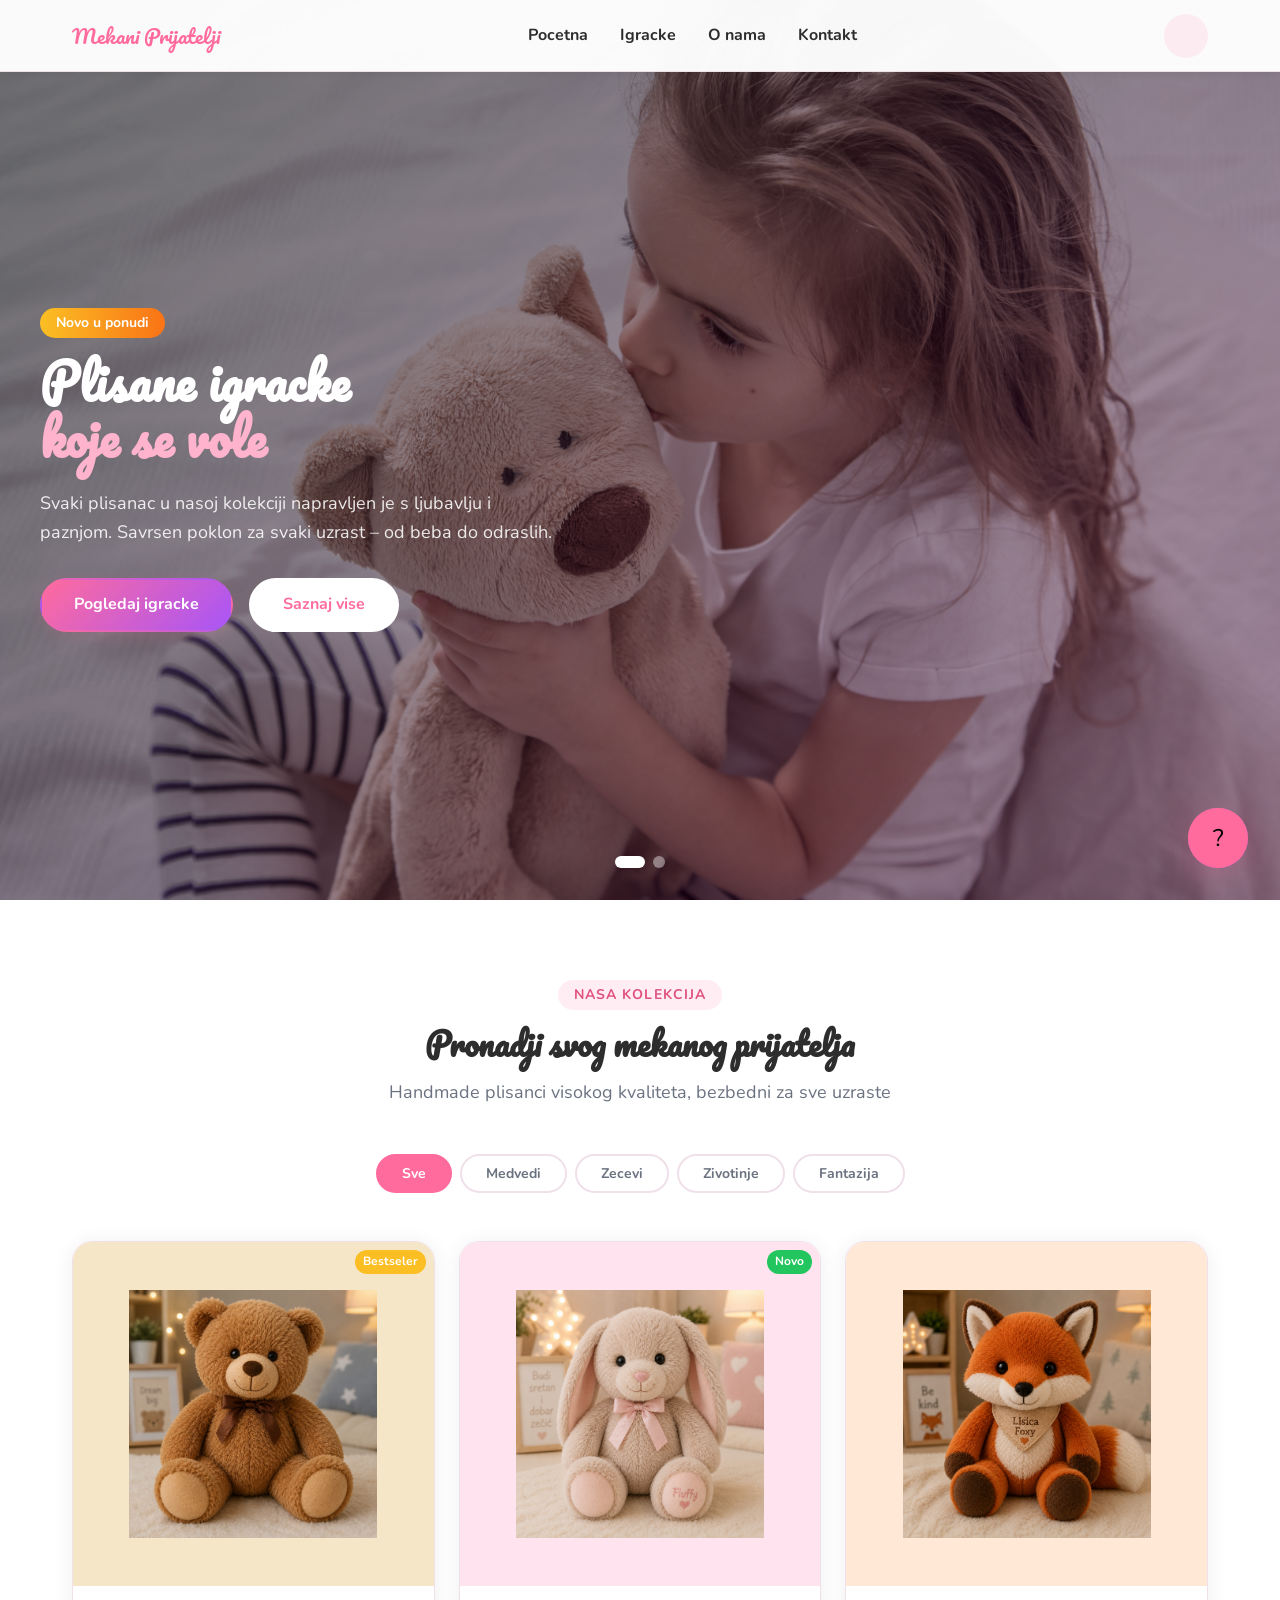
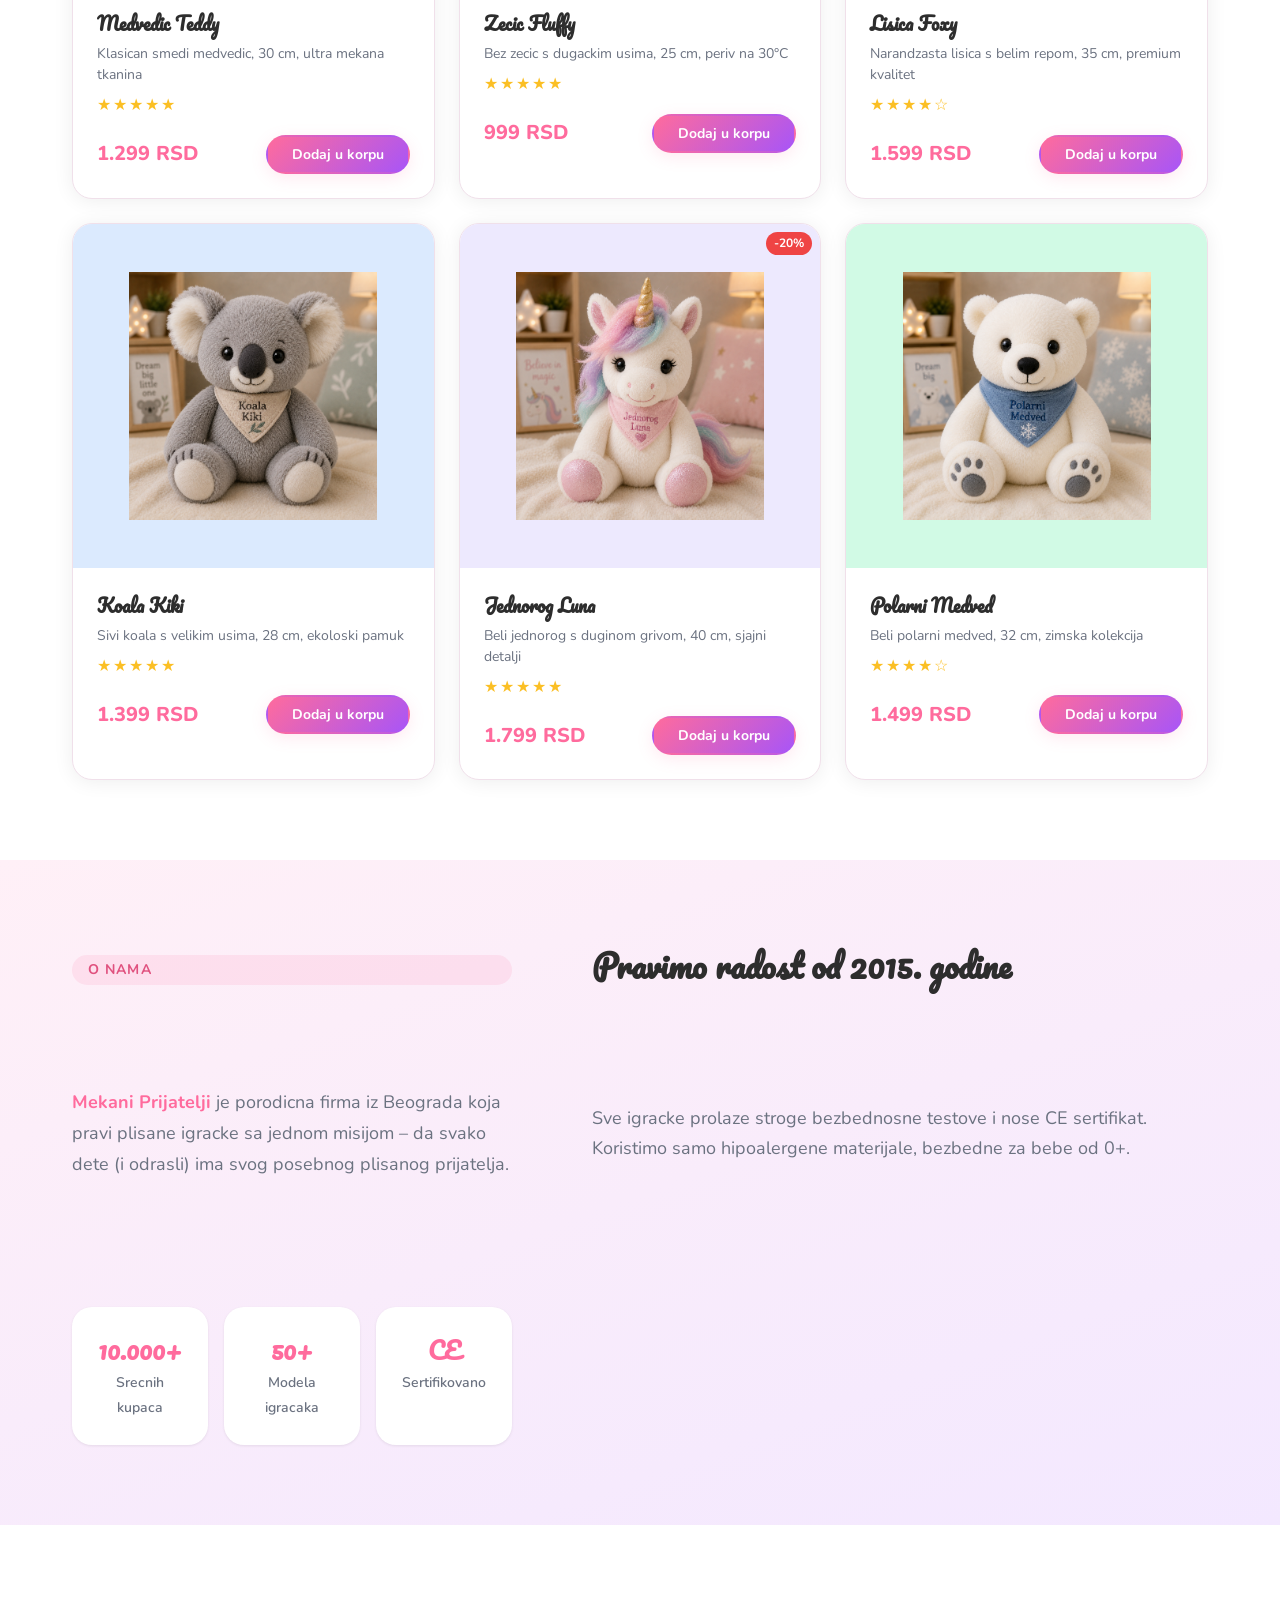
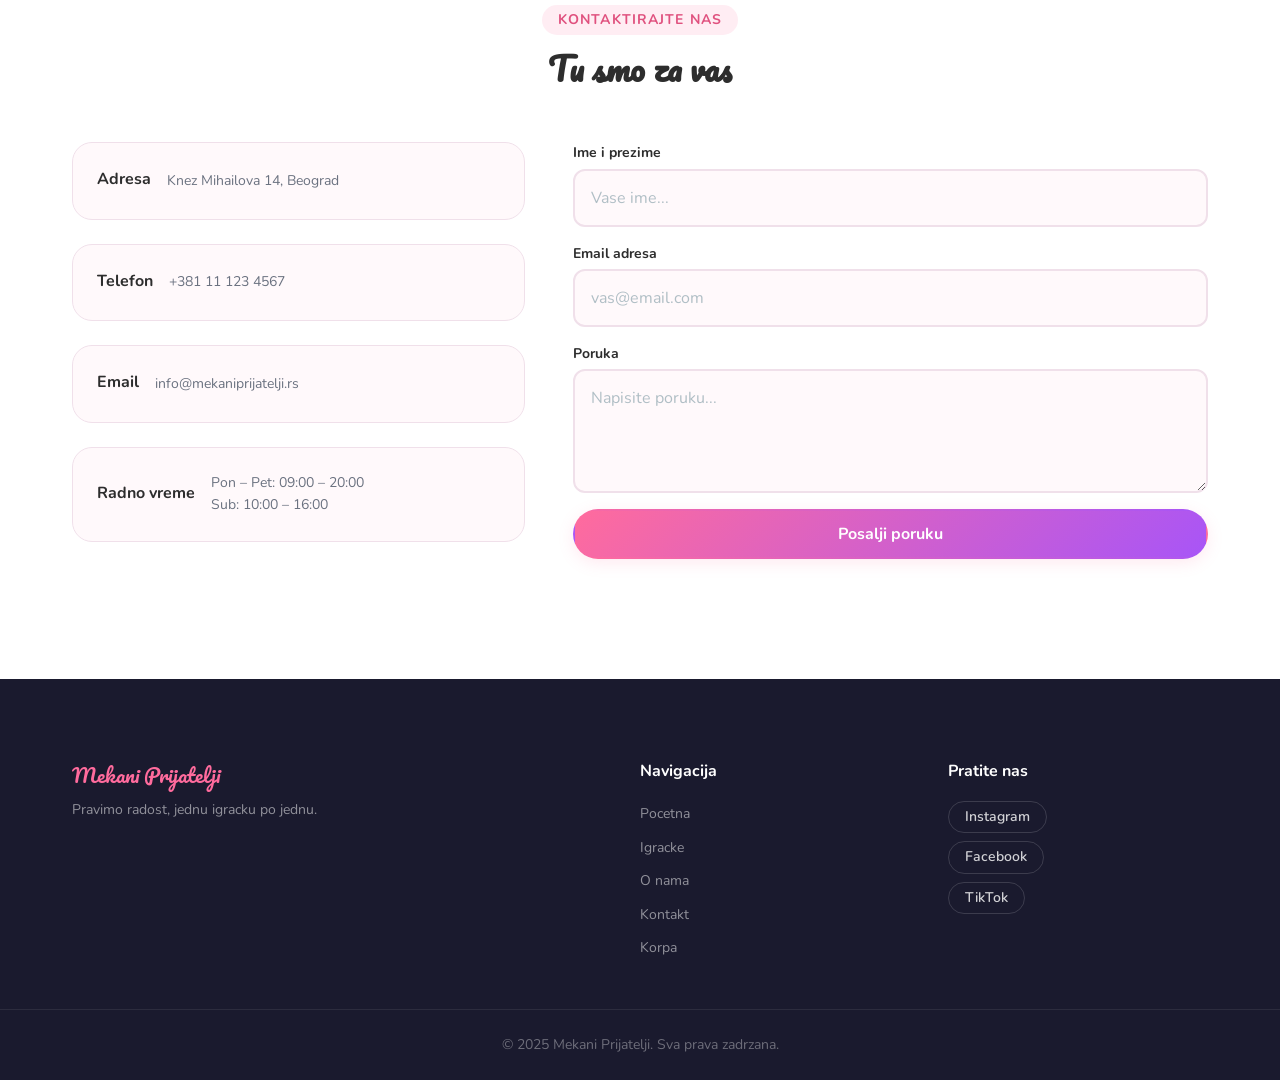
<file: index.html>
<!DOCTYPE html>
<html lang="sr">
<head>
  <meta charset="UTF-8" />
  <meta name="viewport" content="width=device-width, initial-scale=1.0" />
  <title>Mekani Prijatelji – Prodavnica Plisanih Igracaka</title>
  <link rel="preconnect" href="https://fonts.googleapis.com" />
  <link rel="preconnect" href="https://fonts.gstatic.com" crossorigin />
  <link href="https://fonts.googleapis.com/css2?family=Nunito:wght@400;600;700;800&family=Pacifico&display=swap" rel="stylesheet" />
  <link rel="stylesheet" href="css/main.css" />
</head>
<body>

  <!-- HEADER -->
  <header class="header" id="header">
    <div class="container header__inner">
      <a href="index.html" class="header__logo">
        <span class="header__logo-text">Mekani Prijatelji</span>
      </a>
      <nav class="header__nav" id="nav">
        <ul class="header__nav-list" id="navList">
          <li><a href="#hero"     class="header__nav-link">Pocetna</a></li>
          <li><a href="#products" class="header__nav-link">Igracke</a></li>
          <li><a href="#about"    class="header__nav-link">O nama</a></li>
          <li><a href="#contact"  class="header__nav-link">Kontakt</a></li>
        </ul>
      </nav>
      <div class="header__right">
        <a href="korpa.html" class="cart-btn" id="cartBtn" aria-label="Korpa">
          <span class="cart-btn__count" id="cartCount">0</span>
        </a>
        <button class="header__burger" id="burger" aria-label="Meni">
          <span></span><span></span><span></span>
        </button>
      </div>
    </div>
  </header>

  <!-- HERO -->
  <section class="hero" id="hero">
    <div class="hero__slider" id="heroSlider">
      <div class="hero__slide hero__slide--active" style="background-image: url('images/hero1.jpg')"></div>
      <div class="hero__slide" style="background-image: url('images/hero2.jpg')"></div>
    </div>
    <div class="hero__overlay"></div>

    <div class="container hero__content">
      <div class="hero__text">
        <span class="hero__badge">Novo u ponudi</span>
        <h1 class="hero__title">Plisane igracke<br/><em>koje se vole</em></h1>
        <p class="hero__desc">
          Svaki plisanac u nasoj kolekciji napravljen je s ljubavlju i paznjom.
          Savrsen poklon za svaki uzrast – od beba do odraslih.
        </p>
        <div class="hero__actions">
          <a href="#products" class="btn btn--primary">Pogledaj igracke</a>
          <a href="#about"    class="btn btn--white">Saznaj vise</a>
        </div>
      </div>
    </div>

    <div class="hero__dots" id="heroDots">
      <button class="hero__dot hero__dot--active" data-index="0" aria-label="Slajd 1"></button>
      <button class="hero__dot" data-index="1" aria-label="Slajd 2"></button>
    </div>
  </section>

  <!-- IGRACKE -->
  <section class="products" id="products">
    <div class="container">
      <div class="section-header">
        <span class="section-header__tag">Nasa kolekcija</span>
        <h2 class="section-header__title">Pronadji svog mekanog prijatelja</h2>
        <p class="section-header__desc">Handmade plisanci visokog kvaliteta, bezbedni za sve uzraste</p>
      </div>

      <div class="products__filter">
        <button class="filter-btn filter-btn--active" data-filter="all">Sve</button>
        <button class="filter-btn" data-filter="medvedi">Medvedi</button>
        <button class="filter-btn" data-filter="zecevi">Zecevi</button>
        <button class="filter-btn" data-filter="zivotinje">Zivotinje</button>
        <button class="filter-btn" data-filter="fantazija">Fantazija</button>
      </div>

      <div class="products__grid" id="productsGrid">

        <div class="product-card" data-category="medvedi"
             data-id="1" data-name="Medvedic Teddy" data-price="1299" data-img="images/medvjedic-teddy.jpg">
          <div class="product-card__img-wrap product-card__img-wrap--brown">
            <img src="images/medvjedic-teddy.jpg" alt="Medvedic Teddy" class="product-card__img" />
            <span class="product-card__badge">Bestseler</span>
          </div>
          <div class="product-card__body">
            <h3 class="product-card__name">Medvedic Teddy</h3>
            <p class="product-card__desc">Klasican smedi medvedic, 30 cm, ultra mekana tkanina</p>
            <div class="product-card__stars">★★★★★</div>
            <div class="product-card__footer">
              <span class="product-card__price">1.299 RSD</span>
              <button class="btn btn--small btn--primary add-to-cart">Dodaj u korpu</button>
            </div>
          </div>
        </div>

        <div class="product-card" data-category="zecevi"
             data-id="2" data-name="Zecic Fluffy" data-price="999" data-img="images/zecic-fluffy.jpg">
          <div class="product-card__img-wrap product-card__img-wrap--pink">
            <img src="images/zecic-fluffy.jpg" alt="Zecic Fluffy" class="product-card__img" />
            <span class="product-card__badge product-card__badge--new">Novo</span>
          </div>
          <div class="product-card__body">
            <h3 class="product-card__name">Zecic Fluffy</h3>
            <p class="product-card__desc">Bez zecic s dugackim usima, 25 cm, periv na 30°C</p>
            <div class="product-card__stars">★★★★★</div>
            <div class="product-card__footer">
              <span class="product-card__price">999 RSD</span>
              <button class="btn btn--small btn--primary add-to-cart">Dodaj u korpu</button>
            </div>
          </div>
        </div>

        <div class="product-card" data-category="zivotinje"
             data-id="3" data-name="Lisica Foxy" data-price="1599" data-img="images/lisica-foxy.jpg">
          <div class="product-card__img-wrap product-card__img-wrap--orange">
            <img src="images/lisica-foxy.jpg" alt="Lisica Foxy" class="product-card__img" />
          </div>
          <div class="product-card__body">
            <h3 class="product-card__name">Lisica Foxy</h3>
            <p class="product-card__desc">Narandzasta lisica s belim repom, 35 cm, premium kvalitet</p>
            <div class="product-card__stars">★★★★☆</div>
            <div class="product-card__footer">
              <span class="product-card__price">1.599 RSD</span>
              <button class="btn btn--small btn--primary add-to-cart">Dodaj u korpu</button>
            </div>
          </div>
        </div>

        <div class="product-card" data-category="zivotinje"
             data-id="4" data-name="Koala Kiki" data-price="1399" data-img="images/koala-kiki.jpg">
          <div class="product-card__img-wrap product-card__img-wrap--blue">
            <img src="images/koala-kiki.jpg" alt="Koala Kiki" class="product-card__img" />
          </div>
          <div class="product-card__body">
            <h3 class="product-card__name">Koala Kiki</h3>
            <p class="product-card__desc">Sivi koala s velikim usima, 28 cm, ekoloski pamuk</p>
            <div class="product-card__stars">★★★★★</div>
            <div class="product-card__footer">
              <span class="product-card__price">1.399 RSD</span>
              <button class="btn btn--small btn--primary add-to-cart">Dodaj u korpu</button>
            </div>
          </div>
        </div>

        <div class="product-card" data-category="fantazija"
             data-id="5" data-name="Jednorog Luna" data-price="1799" data-img="images/jednorog-luna.jpg">
          <div class="product-card__img-wrap product-card__img-wrap--purple">
            <img src="images/jednorog-luna.jpg" alt="Jednorog Luna" class="product-card__img" />
            <span class="product-card__badge product-card__badge--sale">-20%</span>
          </div>
          <div class="product-card__body">
            <h3 class="product-card__name">Jednorog Luna</h3>
            <p class="product-card__desc">Beli jednorog s duginom grivom, 40 cm, sjajni detalji</p>
            <div class="product-card__stars">★★★★★</div>
            <div class="product-card__footer">
              <span class="product-card__price">1.799 RSD</span>
              <button class="btn btn--small btn--primary add-to-cart">Dodaj u korpu</button>
            </div>
          </div>
        </div>

        <div class="product-card" data-category="medvedi"
             data-id="6" data-name="Polarni Medved" data-price="1499" data-img="images/polarni-medved.jpg">
          <div class="product-card__img-wrap product-card__img-wrap--mint">
            <img src="images/polarni-medved.jpg" alt="Polarni Medved" class="product-card__img" />
          </div>
          <div class="product-card__body">
            <h3 class="product-card__name">Polarni Medved</h3>
            <p class="product-card__desc">Beli polarni medved, 32 cm, zimska kolekcija</p>
            <div class="product-card__stars">★★★★☆</div>
            <div class="product-card__footer">
              <span class="product-card__price">1.499 RSD</span>
              <button class="btn btn--small btn--primary add-to-cart">Dodaj u korpu</button>
            </div>
          </div>
        </div>

      </div>
    </div>
  </section>

  <!-- O NAMA -->
  <section class="about" id="about">
    <div class="container about__inner">
      <span class="section-header__tag">O nama</span>
      <h2 class="about__title">Pravimo radost od 2015. godine</h2>
      <p class="about__desc">
        <strong>Mekani Prijatelji</strong> je porodicna firma iz Beograda koja pravi plisane igracke
        sa jednom misijom – da svako dete (i odrasli) ima svog posebnog plisanog prijatelja.
      </p>
      <p class="about__desc">
        Sve igracke prolaze stroge bezbednosne testove i nose CE sertifikat. Koristimo
        samo hipoalergene materijale, bezbedne za bebe od 0+.
      </p>
      <div class="about__stats">
        <div class="about__stat">
          <strong>10.000+</strong>
          <span>Srecnih kupaca</span>
        </div>
        <div class="about__stat">
          <strong>50+</strong>
          <span>Modela igracaka</span>
        </div>
        <div class="about__stat">
          <strong>CE</strong>
          <span>Sertifikovano</span>
        </div>
      </div>
    </div>
  </section>

  <!-- KONTAKT -->
  <section class="contact" id="contact">
    <div class="container">
      <div class="section-header">
        <span class="section-header__tag">Kontaktirajte nas</span>
        <h2 class="section-header__title">Tu smo za vas</h2>
      </div>
      <div class="contact__grid">
        <div class="contact__info">
          <div class="contact__info-item">
            <strong>Adresa</strong>
            <p>Knez Mihailova 14, Beograd</p>
          </div>
          <div class="contact__info-item">
            <strong>Telefon</strong>
            <p>+381 11 123 4567</p>
          </div>
          <div class="contact__info-item">
            <strong>Email</strong>
            <p>info@mekaniprijatelji.rs</p>
          </div>
          <div class="contact__info-item">
            <strong>Radno vreme</strong>
            <p>Pon – Pet: 09:00 – 20:00<br/>Sub: 10:00 – 16:00</p>
          </div>
        </div>
        <form class="contact__form" id="contactForm">
          <div class="form-group">
            <label for="name">Ime i prezime</label>
            <input type="text" id="name" name="name" placeholder="Vase ime..." required />
          </div>
          <div class="form-group">
            <label for="email">Email adresa</label>
            <input type="email" id="email" name="email" placeholder="vas@email.com" required />
          </div>
          <div class="form-group">
            <label for="message">Poruka</label>
            <textarea id="message" name="message" rows="4" placeholder="Napisite poruku..." required></textarea>
          </div>
          <button type="submit" class="btn btn--primary btn--full">Posalji poruku</button>
          <p class="contact__form-msg" id="formMsg"></p>
        </form>
      </div>
    </div>
  </section>

  <!-- FOOTER -->
  <footer class="footer">
    <div class="container footer__inner">
      <div class="footer__brand">
        <span class="footer__name">Mekani Prijatelji</span>
        <p>Pravimo radost, jednu igracku po jednu.</p>
      </div>
      <div class="footer__links">
        <h4>Navigacija</h4>
        <ul>
          <li><a href="#hero">Pocetna</a></li>
          <li><a href="#products">Igracke</a></li>
          <li><a href="#about">O nama</a></li>
          <li><a href="#contact">Kontakt</a></li>
          <li><a href="korpa.html">Korpa</a></li>
        </ul>
      </div>
      <div class="footer__social">
        <h4>Pratite nas</h4>
        <div class="footer__social-links">
          <a href="#" class="footer__social-btn">Instagram</a>
          <a href="#" class="footer__social-btn">Facebook</a>
          <a href="#" class="footer__social-btn">TikTok</a>
        </div>
      </div>
    </div>
    <div class="footer__bottom">
      <p>© 2025 Mekani Prijatelji. Sva prava zadrzana.</p>
    </div>
  </footer>

  <!-- CHATBOT -->
  <div class="chatbot" id="chatbot">
    <button class="chatbot__toggle" id="chatbotToggle" aria-label="Otvori chat">
      <span class="chatbot__toggle-icon chatbot__toggle-icon--open">?</span>
      <span class="chatbot__toggle-icon chatbot__toggle-icon--close hidden">✕</span>
    </button>

    <div class="chatbot__window" id="chatbotWindow" aria-hidden="true">
      <div class="chatbot__header">
        <div class="chatbot__header-info">
          <strong>Teddy Asistent</strong>
          <span class="chatbot__status">Online</span>
        </div>
        <button class="chatbot__close" id="chatbotClose" aria-label="Zatvori">✕</button>
      </div>

      <div class="chatbot__messages" id="chatbotMessages">
        <div class="chatbot__msg chatbot__msg--bot">
          <div class="chatbot__bubble">
            Zdravo! Ja sam Teddy, vas virtuelni asistent. Kako vam mogu pomoci danas?
          </div>
        </div>
        <div class="chatbot__msg chatbot__msg--bot">
          <div class="chatbot__bubble chatbot__bubble--suggestions">
            <p>Mozete me pitati o:</p>
            <div class="chatbot__suggestions">
              <button class="chatbot__suggestion" data-msg="Koje igracke imate?">Koje igracke imate?</button>
              <button class="chatbot__suggestion" data-msg="Koje su cene?">Koje su cene?</button>
              <button class="chatbot__suggestion" data-msg="Da li saljete postom?">Dostava</button>
              <button class="chatbot__suggestion" data-msg="Radno vreme">Radno vreme</button>
            </div>
          </div>
        </div>
      </div>

      <div class="chatbot__input-wrap">
        <input type="text" class="chatbot__input" id="chatbotInput" placeholder="Napisite poruku..." autocomplete="off" />
        <button class="chatbot__send" id="chatbotSend" aria-label="Posalji">→</button>
      </div>
    </div>
  </div>

  <script src="js/main.js"></script>
  <script src="js/chatbot.js"></script>
</body>
</html>
</file>
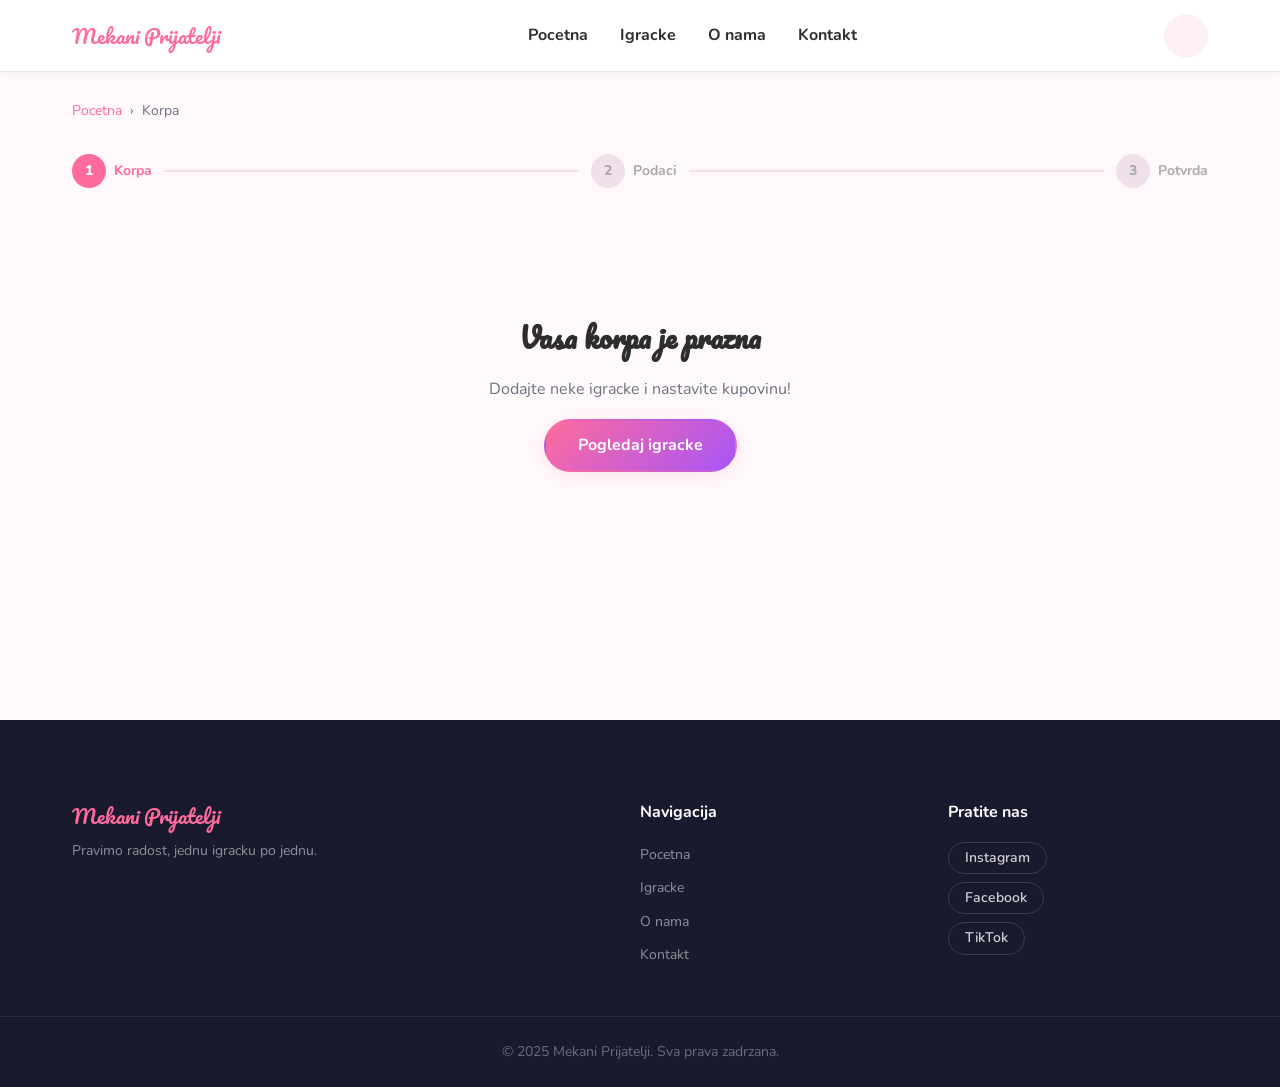
<file: korpa.html>
<!DOCTYPE html>
<html lang="sr">
<head>
  <meta charset="UTF-8" />
  <meta name="viewport" content="width=device-width, initial-scale=1.0" />
  <title>Korpa – Mekani Prijatelji</title>
  <link rel="preconnect" href="https://fonts.googleapis.com" />
  <link rel="preconnect" href="https://fonts.gstatic.com" crossorigin />
  <link href="https://fonts.googleapis.com/css2?family=Nunito:wght@400;600;700;800&family=Pacifico&display=swap" rel="stylesheet" />
  <link rel="stylesheet" href="css/main.css" />
</head>
<body>

  <!-- HEADER -->
  <header class="header scrolled" id="header">
    <div class="container header__inner">
      <a href="index.html" class="header__logo">
        <span class="header__logo-text">Mekani Prijatelji</span>
      </a>
      <nav class="header__nav">
        <ul class="header__nav-list" id="navList">
          <li><a href="index.html#hero"     class="header__nav-link">Pocetna</a></li>
          <li><a href="index.html#products" class="header__nav-link">Igracke</a></li>
          <li><a href="index.html#about"    class="header__nav-link">O nama</a></li>
          <li><a href="index.html#contact"  class="header__nav-link">Kontakt</a></li>
        </ul>
      </nav>
      <div class="header__right">
        <a href="korpa.html" class="cart-btn active" id="cartBtn" aria-label="Korpa">
          <span class="cart-btn__count" id="cartCount">0</span>
        </a>
        <button class="header__burger" id="burger" aria-label="Meni">
          <span></span><span></span><span></span>
        </button>
      </div>
    </div>
  </header>

  <!-- KORPA STRANICA -->
  <main class="cart-page">
    <div class="container">

      <div class="breadcrumb">
        <a href="index.html">Pocetna</a>
        <span>›</span>
        <span>Korpa</span>
      </div>

      <div class="checkout-steps" id="checkoutSteps">
        <div class="checkout-step checkout-step--active" id="step1Indicator">
          <span class="checkout-step__num">1</span>
          <span class="checkout-step__label">Korpa</span>
        </div>
        <div class="checkout-steps__line"></div>
        <div class="checkout-step" id="step2Indicator">
          <span class="checkout-step__num">2</span>
          <span class="checkout-step__label">Podaci</span>
        </div>
        <div class="checkout-steps__line"></div>
        <div class="checkout-step" id="step3Indicator">
          <span class="checkout-step__num">3</span>
          <span class="checkout-step__label">Potvrda</span>
        </div>
      </div>

      <!-- KORAK 1: Korpa -->
      <div id="stepCart">
        <div class="cart-empty" id="cartEmpty">
          <h2>Vasa korpa je prazna</h2>
          <p>Dodajte neke igracke i nastavite kupovinu!</p>
          <a href="index.html#products" class="btn btn--primary">Pogledaj igracke</a>
        </div>

        <div class="cart-content" id="cartContent" style="display:none">
          <div class="cart-layout">
            <div class="cart-items" id="cartItems"></div>

            <div class="cart-summary">
              <h3 class="cart-summary__title">Pregled narudzbine</h3>
              <div class="cart-summary__rows">
                <div class="cart-summary__row">
                  <span>Proizvodi</span>
                  <span id="summarySubtotal">0 RSD</span>
                </div>
                <div class="cart-summary__row">
                  <span>Dostava</span>
                  <span id="summaryShipping">350 RSD</span>
                </div>
                <div class="cart-summary__row cart-summary__row--promo" id="promoRow" style="display:none">
                  <span>Besplatna dostava</span>
                  <span class="green">-350 RSD</span>
                </div>
                <div class="cart-summary__divider"></div>
                <div class="cart-summary__row cart-summary__row--total">
                  <span>Ukupno</span>
                  <span id="summaryTotal">0 RSD</span>
                </div>
              </div>
              <div class="cart-summary__promo">
                <span class="cart-summary__promo-tip">Besplatna dostava za narudzbine iznad 3.000 RSD</span>
              </div>
              <button class="btn btn--primary btn--full" id="goToCheckout">
                Nastavi na placanje →
              </button>
              <a href="index.html#products" class="cart-summary__back">← Nastavi kupovinu</a>
            </div>
          </div>
        </div>
      </div>

      <!-- KORAK 2: Podaci za dostavu -->
      <div id="stepCheckout" style="display:none">
        <div class="cart-layout">
          <form class="checkout-form" id="checkoutForm">
            <h3 class="checkout-form__title">Podaci za dostavu</h3>

            <div class="form-row">
              <div class="form-group">
                <label for="firstName">Ime *</label>
                <input type="text" id="firstName" placeholder="Marko" required />
              </div>
              <div class="form-group">
                <label for="lastName">Prezime *</label>
                <input type="text" id="lastName" placeholder="Petrovic" required />
              </div>
            </div>

            <div class="form-group">
              <label for="address">Adresa *</label>
              <input type="text" id="address" placeholder="Knez Mihailova 14" required />
            </div>

            <div class="form-row">
              <div class="form-group">
                <label for="city">Grad *</label>
                <input type="text" id="city" placeholder="Beograd" required />
              </div>
              <div class="form-group">
                <label for="postal">Postanski broj *</label>
                <input type="text" id="postal" placeholder="11000" required />
              </div>
            </div>

            <div class="form-group">
              <label for="phone">Telefon *</label>
              <input type="tel" id="phone" placeholder="+381 60 123 4567" required />
            </div>

            <div class="form-group">
              <label for="checkoutEmail">Email *</label>
              <input type="email" id="checkoutEmail" placeholder="vas@email.com" required />
            </div>

            <div class="form-group">
              <label for="note">Napomena (opciono)</label>
              <textarea id="note" rows="3" placeholder="Npr. pozvonik na interfon..."></textarea>
            </div>

            <h3 class="checkout-form__title" style="margin-top:2rem">Nacin placanja</h3>
            <div class="payment-options">
              <label class="payment-option">
                <input type="radio" name="payment" value="kartica" checked />
                <div class="payment-option__card">
                  <div>
                    <strong>Placanje karticom</strong>
                    <p>Visa, Mastercard, DinaCard</p>
                  </div>
                </div>
              </label>
              <label class="payment-option">
                <input type="radio" name="payment" value="pouzecem" />
                <div class="payment-option__card">
                  <div>
                    <strong>Placanje pouzecem</strong>
                    <p>Platite kuriru pri isporuci</p>
                  </div>
                </div>
              </label>
              <label class="payment-option">
                <input type="radio" name="payment" value="uplatnica" />
                <div class="payment-option__card">
                  <div>
                    <strong>Uplatnica / Prenos</strong>
                    <p>Uplata na racun pre isporuke</p>
                  </div>
                </div>
              </label>
            </div>

            <div class="card-details" id="cardDetails">
              <div class="form-group">
                <label>Broj kartice</label>
                <input type="text" id="cardNumber" placeholder="1234 5678 9012 3456" maxlength="19" />
              </div>
              <div class="form-row">
                <div class="form-group">
                  <label>Datum isteka</label>
                  <input type="text" id="cardExpiry" placeholder="MM/GG" maxlength="5" />
                </div>
                <div class="form-group">
                  <label>CVV</label>
                  <input type="text" id="cardCvv" placeholder="123" maxlength="3" />
                </div>
              </div>
            </div>

            <div class="checkout-form__actions">
              <button type="button" class="btn btn--outline" id="backToCart">← Nazad na korpu</button>
              <button type="submit" class="btn btn--primary">Potvrdi narudzbinu →</button>
            </div>
          </form>

          <div class="cart-summary">
            <h3 class="cart-summary__title">Vasa narudzbina</h3>
            <div class="checkout-item-list" id="checkoutItemList"></div>
            <div class="cart-summary__divider"></div>
            <div class="cart-summary__rows">
              <div class="cart-summary__row">
                <span>Proizvodi</span>
                <span id="checkoutSubtotal">0 RSD</span>
              </div>
              <div class="cart-summary__row">
                <span>Dostava</span>
                <span id="checkoutShipping">350 RSD</span>
              </div>
              <div class="cart-summary__row cart-summary__row--total">
                <span>Ukupno</span>
                <span id="checkoutTotal">0 RSD</span>
              </div>
            </div>
          </div>
        </div>
      </div>

      <!-- KORAK 3: Potvrda -->
      <div id="stepSuccess" style="display:none">
        <div class="order-success">
          <h2 class="order-success__title">Narudzbina je primljena!</h2>
          <p class="order-success__desc">
            Hvala vam na kupovini! Poslali smo potvrdu na vasu email adresu.
            Vasi mekani prijatelji su na putu!
          </p>
          <div class="order-success__info">
            <div class="order-success__row">
              <span>Broj narudzbine:</span>
              <strong id="orderNumber">#MP-0000</strong>
            </div>
            <div class="order-success__row">
              <span>Procenjeno vreme isporuke:</span>
              <strong>1–3 radna dana</strong>
            </div>
            <div class="order-success__row">
              <span>Nacin placanja:</span>
              <strong id="orderPayment">Kartica</strong>
            </div>
          </div>
          <div class="order-success__actions">
            <a href="index.html" class="btn btn--primary">Nastavi kupovinu</a>
            <a href="index.html#products" class="btn btn--outline">Pogledaj ostale igracke</a>
          </div>
        </div>
      </div>

    </div>
  </main>

  <!-- FOOTER -->
  <footer class="footer">
    <div class="container footer__inner">
      <div class="footer__brand">
        <span class="footer__name">Mekani Prijatelji</span>
        <p>Pravimo radost, jednu igracku po jednu.</p>
      </div>
      <div class="footer__links">
        <h4>Navigacija</h4>
        <ul>
          <li><a href="index.html">Pocetna</a></li>
          <li><a href="index.html#products">Igracke</a></li>
          <li><a href="index.html#about">O nama</a></li>
          <li><a href="index.html#contact">Kontakt</a></li>
        </ul>
      </div>
      <div class="footer__social">
        <h4>Pratite nas</h4>
        <div class="footer__social-links">
          <a href="#" class="footer__social-btn">Instagram</a>
          <a href="#" class="footer__social-btn">Facebook</a>
          <a href="#" class="footer__social-btn">TikTok</a>
        </div>
      </div>
    </div>
    <div class="footer__bottom">
      <p>© 2025 Mekani Prijatelji. Sva prava zadrzana.</p>
    </div>
  </footer>

  <script src="js/main.js"></script>
  <script src="js/korpa.js"></script>
</body>
</html>
</file>
<file: css/main.css>
/* ===== RESET & BASE ===== */
*, *::before, *::after { box-sizing: border-box; margin: 0; padding: 0; }
html { scroll-behavior: smooth; font-size: 16px; }
body {
  font-family: 'Nunito', sans-serif;
  font-size: 1rem;
  color: #2d2d2d;
  background-color: #fff9fb;
  line-height: 1.6;
  overflow-x: hidden;
}
a { color: inherit; text-decoration: none; transition: color 0.15s ease; }
ul { list-style: none; }
img { max-width: 100%; display: block; }
button { background: none; border: none; cursor: pointer; font-family: 'Nunito', sans-serif; }

/* ===== CONTAINER ===== */
.container {
  width: 100%;
  max-width: 1200px;
  margin: 0 auto;
  padding: 0 2rem;
}
@media (max-width: 576px) { .container { padding: 0 1rem; } }

/* ===== SECTION HEADER ===== */
.section-header { text-align: center; margin-bottom: 3rem; }
.section-header__tag {
  display: inline-block;
  background: rgba(255, 107, 157, 0.12);
  color: #e0527f;
  font-size: 0.875rem;
  font-weight: 700;
  text-transform: uppercase;
  letter-spacing: 0.08em;
  padding: 0.25rem 1rem;
  border-radius: 9999px;
  margin-bottom: 0.5rem;
}
.section-header__title {
  font-family: 'Pacifico', cursive;
  font-size: 2rem;
  color: #2d2d2d;
  margin-bottom: 0.5rem;
}
@media (max-width: 768px) { .section-header__title { font-size: 1.5rem; } }
.section-header__desc { color: #6b7280; font-size: 1.125rem; max-width: 540px; margin: 0 auto; }

/* ===== BUTTONS ===== */
.btn {
  display: inline-flex;
  align-items: center;
  justify-content: center;
  gap: 0.5rem;
  padding: 0.75rem 2rem;
  border: 2px solid transparent;
  border-radius: 9999px;
  font-family: 'Nunito', sans-serif;
  font-weight: 700;
  font-size: 1rem;
  cursor: pointer;
  transition: all 0.25s ease;
  text-decoration: none;
  white-space: nowrap;
}
.btn--primary {
  background: linear-gradient(135deg, #ff6b9d, #a855f7);
  color: #fff;
  box-shadow: 0 4px 16px rgba(255,107,157,0.15);
  transition: transform 0.25s ease, box-shadow 0.25s ease;
}
.btn--primary:hover { transform: translateY(-4px); box-shadow: 0 8px 32px rgba(255,107,157,0.22); opacity: 0.92; }
.btn--outline { border-color: #ff6b9d; color: #ff6b9d; background: transparent; }
.btn--outline:hover { background: #ff6b9d; color: #fff; }
.btn--small { padding: 0.5rem 1.5rem; font-size: 0.875rem; }
.btn--full { width: 100%; }

/* ===== ANIMATIONS ===== */
@keyframes fadeInUp { from { opacity:0; transform:translateY(24px); } to { opacity:1; transform:translateY(0); } }
@keyframes float { 0%,100% { transform:translateY(0); } 50% { transform:translateY(-10px); } }
@keyframes pulse-ring { 0% { transform:scale(1); opacity:0.6; } 100% { transform:scale(1.6); opacity:0; } }
@keyframes bounce { 0%,60%,100% { transform:translateY(0); } 30% { transform:translateY(-6px); } }
.hidden { display: none !important; }

/* ===== HEADER ===== */
.header {
  position: fixed;
  top: 0; left: 0; right: 0;
  height: 72px;
  z-index: 1000;
  background: rgba(255,255,255,0.97);
  border-bottom: 1px solid #f0e0ea;
  box-shadow: 0 1px 8px rgba(0,0,0,0.06);
  transition: background 0.25s ease, box-shadow 0.25s ease;
}
.header.scrolled {
  background: rgba(255,255,255,0.95);
  backdrop-filter: blur(12px);
  -webkit-backdrop-filter: blur(12px);
  border-bottom: 1px solid rgba(255,255,255,0.5);
  box-shadow: 0 2px 12px rgba(0,0,0,0.1);
}
.header__inner {
  height: 100%;
  display: flex;
  flex-direction: row;
  align-items: center;
  gap: 1rem;
  justify-content: space-between;
}
.header__logo {
  display: flex;
  flex-direction: row;
  align-items: center;
  gap: 0.5rem;
  font-family: 'Pacifico', cursive;
  font-size: 1.25rem;
  color: #ff6b9d;
}
.header__logo-icon { font-size: 1.75rem; }
.header__nav-list {
  display: flex;
  flex-direction: row;
  align-items: center;
  gap: 2rem;
}
@media (max-width: 768px) {
  .header__nav-list {
    display: none;
    flex-direction: column;
    position: fixed;
    inset: 0;
    background: #fff9fb;
    align-items: center;
    justify-content: center;
    gap: 2rem;
    z-index: 999;
  }
  .header__nav-list.open { display: flex; }
}
.header__nav-link {
  font-weight: 700;
  color: #2d2d2d;
  position: relative;
  padding-bottom: 2px;
}
.header__nav-link::after {
  content: '';
  position: absolute;
  bottom: 0; left: 0;
  width: 0; height: 2px;
  background: #ff6b9d;
  border-radius: 9999px;
  transition: width 0.25s ease;
}
.header__nav-link:hover::after { width: 100%; }
.header__nav-link:hover { color: #ff6b9d; }
.header__burger { display: none; flex-direction: column; gap: 5px; padding: 0.5rem; }
@media (max-width: 768px) { .header__burger { display: flex; } }
.header__burger span {
  display: block;
  width: 24px; height: 2px;
  background: #2d2d2d;
  border-radius: 9999px;
  transition: all 0.25s ease;
}

/* ===== HERO ===== */
.hero {
  position: relative;
  min-height: 100vh;
  display: flex;
  align-items: center;
  justify-content: center;
  padding: calc(72px + 3rem) 0 5rem;
  overflow: hidden;
}
.hero__content {
  display: grid;
  grid-template-columns: 1fr 1fr;
  gap: 5rem;
  align-items: center;
  position: relative;
  z-index: 1;
}
@media (max-width: 1024px) { .hero__content { grid-template-columns: 1fr; text-align: center; } }
.hero__text { animation: fadeInUp 0.6s ease both; animation-delay: 0.1s; }
.hero__badge {
  display: inline-block;
  background: linear-gradient(90deg, #fbbf24, #f97316);
  color: #fff;
  font-size: 0.875rem;
  font-weight: 700;
  padding: 0.25rem 1rem;
  border-radius: 9999px;
  margin-bottom: 1rem;
}
.hero__title {
  font-family: 'Pacifico', cursive;
  font-size: 2.75rem;
  line-height: 1.15;
  margin-bottom: 1.5rem;
  color: #2d2d2d;
}
.hero__title em { font-style: normal; color: #ff6b9d; }
@media (max-width: 768px) { .hero__title { font-size: 2rem; } }
.hero__desc { font-size: 1.125rem; color: #6b7280; max-width: 480px; margin-bottom: 2rem; }
@media (max-width: 1024px) { .hero__desc { margin: 0 auto 2rem; } }
.hero__actions { display: flex; flex-direction: row; align-items: center; gap: 1rem; }
@media (max-width: 1024px) { .hero__actions { justify-content: center; } }
@media (max-width: 576px) { .hero__actions { flex-direction: column; } }
/* ===== PRODUCTS ===== */
.products { padding: 5rem 0; background: #ffffff; }
.products__filter {
  display: flex;
  flex-direction: row;
  align-items: center;
  gap: 0.5rem;
  justify-content: center;
  flex-wrap: wrap;
  margin-bottom: 3rem;
}
.products__grid {
  display: grid;
  grid-template-columns: repeat(auto-fill, minmax(280px, 1fr));
  gap: 1.5rem;
}
.filter-btn {
  padding: 0.5rem 1.5rem;
  border-radius: 9999px;
  border: 2px solid #f0e0ea;
  font-weight: 700;
  font-size: 0.875rem;
  color: #6b7280;
  background: #ffffff;
  transition: all 0.25s ease;
  cursor: pointer;
}
.filter-btn:hover { border-color: #ff6b9d; color: #ff6b9d; }
.filter-btn--active { background: #ff6b9d; border-color: #ff6b9d; color: #fff; }
.filter-btn--active:hover { opacity: 0.9; }
.product-card {
  background: #ffffff;
  border-radius: 1.25rem;
  overflow: hidden;
  box-shadow: 0 2px 20px rgba(0,0,0,0.07);
  transition: transform 0.25s ease, box-shadow 0.25s ease;
  border: 1px solid #f0e0ea;
}
.product-card:hover { transform: translateY(-6px); box-shadow: 0 8px 32px rgba(255,107,157,0.22); }
.product-card__img-wrap {
  position: relative;
  background: #ffe4f0;
  padding: 2rem 0;
  display: flex;
  align-items: center;
  justify-content: center;
}
.product-card__img-wrap--pink   { background: #ffe4f0; }
.product-card__img-wrap--orange { background: #ffe8d6; }
.product-card__img-wrap--blue   { background: #dbeafe; }
.product-card__img-wrap--purple { background: #ede9fe; }
.product-card__img-wrap--mint   { background: #d1fae5; }
.product-card__badge {
  position: absolute;
  top: 0.5rem; right: 0.5rem;
  padding: 2px 0.5rem;
  border-radius: 9999px;
  font-size: 0.75rem;
  font-weight: 700;
  background: #fbbf24;
  color: #fff;
}
.product-card__badge--new  { background: #22c55e; }
.product-card__badge--sale { background: #ef4444; }
.product-card__body { padding: 1.5rem; }
.product-card__name { font-family: 'Pacifico', cursive; font-size: 1.125rem; margin-bottom: 0.25rem; color: #2d2d2d; }
.product-card__desc { font-size: 0.875rem; color: #6b7280; margin-bottom: 0.5rem; line-height: 1.5; }
.product-card__stars { color: #fbbf24; font-size: 1rem; margin-bottom: 1rem; letter-spacing: 2px; }
.product-card__footer { display: flex; flex-direction: row; align-items: center; gap: 1rem; justify-content: space-between; }
.product-card__price { font-size: 1.25rem; font-weight: 800; color: #ff6b9d; }

/* ===== ABOUT ===== */
.about { padding: 5rem 0; background: linear-gradient(160deg, #fff0f7 0%, #f3e8ff 100%); }
.about__inner {
  display: grid;
  grid-template-columns: 1fr 1.4fr;
  gap: 5rem;
  align-items: center;
}
@media (max-width: 1024px) { .about__inner { grid-template-columns: 1fr; } }
.about__visual { display: flex; align-items: center; justify-content: center; }
.about__emoji-grid { display: grid; grid-template-columns: repeat(3, 1fr); gap: 1rem; }
.about__emoji-grid span {
  display: flex;
  align-items: center;
  justify-content: center;
  font-size: 3rem;
  background: rgba(255,255,255,0.7);
  border-radius: 1.25rem;
  padding: 2rem;
  box-shadow: 0 2px 20px rgba(0,0,0,0.07);
  transition: transform 0.25s ease;
}
.about__emoji-grid span:hover { transform: scale(1.1) rotate(-5deg); }
.about__title { font-family: 'Pacifico', cursive; font-size: 2rem; color: #2d2d2d; margin-bottom: 1rem; }
@media (max-width: 768px) { .about__title { font-size: 1.5rem; } }
.about__desc { color: #6b7280; margin-bottom: 1rem; font-size: 1.125rem; line-height: 1.7; }
.about__desc strong { color: #ff6b9d; }
.about__stats { display: grid; grid-template-columns: repeat(3, 1fr); gap: 1rem; margin-top: 2rem; }
@media (max-width: 576px) { .about__stats { grid-template-columns: 1fr; } }
.about__stat { text-align: center; background: #ffffff; padding: 1.5rem; border-radius: 1.25rem; box-shadow: 0 1px 3px rgba(0,0,0,0.08); }
.about__stat strong { display: block; font-size: 1.5rem; font-weight: 800; color: #ff6b9d; font-family: 'Pacifico', cursive; }
.about__stat span { font-size: 0.875rem; color: #6b7280; font-weight: 600; }

/* ===== CONTACT ===== */
.contact { padding: 5rem 0; background: #ffffff; }
.contact__grid {
  display: grid;
  grid-template-columns: 1fr 1.4fr;
  gap: 3rem;
  margin-top: 3rem;
}
@media (max-width: 1024px) { .contact__grid { grid-template-columns: 1fr; } }
.contact__info { display: flex; flex-direction: column; gap: 1.5rem; }
.contact__info-item {
  display: flex;
  flex-direction: row;
  align-items: center;
  gap: 1rem;
  background: #fff9fb;
  border-radius: 1.25rem;
  padding: 1.5rem;
  border: 1px solid #f0e0ea;
  transition: box-shadow 0.25s ease;
}
.contact__info-item:hover { box-shadow: 0 4px 16px rgba(255,107,157,0.15); }
.contact__info-item strong { display: block; font-weight: 700; margin-bottom: 2px; }
.contact__info-item p { color: #6b7280; font-size: 0.875rem; }
.contact__icon { font-size: 1.75rem; flex-shrink: 0; }
.contact__form { display: flex; flex-direction: column; gap: 1rem; }
.contact__form-msg { text-align: center; font-weight: 700; color: #22c55e; min-height: 1.5rem; }
.form-group { display: flex; flex-direction: column; gap: 0.25rem; }
.form-group label { font-weight: 700; font-size: 0.875rem; color: #2d2d2d; }
.form-group input,
.form-group textarea {
  padding: 1rem;
  border: 2px solid #f0e0ea;
  border-radius: 0.75rem;
  font-family: 'Nunito', sans-serif;
  font-size: 1rem;
  color: #2d2d2d;
  background: #fff9fb;
  transition: border-color 0.15s ease, box-shadow 0.15s ease;
  resize: vertical;
}
.form-group input::placeholder,
.form-group textarea::placeholder { color: #b0bec5; }
.form-group input:focus,
.form-group textarea:focus {
  outline: none;
  border-color: #ff6b9d;
  box-shadow: 0 0 0 3px rgba(255,107,157,0.15);
}

/* ===== FOOTER ===== */
.footer { background: #1a1a2e; color: rgba(255,255,255,0.8); padding-top: 5rem; }
.footer__inner {
  display: grid;
  grid-template-columns: 2fr 1fr 1fr;
  gap: 3rem;
  padding-bottom: 3rem;
}
@media (max-width: 768px) { .footer__inner { grid-template-columns: 1fr; } }
.footer__name { font-family: 'Pacifico', cursive; font-size: 1.25rem; color: #ff6b9d; display: block; margin-bottom: 0.5rem; }
.footer p { font-size: 0.875rem; opacity: 0.65; }
.footer h4 { font-size: 1rem; font-weight: 700; color: #fff; margin-bottom: 1rem; }
.footer__links ul { display: flex; flex-direction: column; gap: 0.5rem; }
.footer__links ul li a { font-size: 0.875rem; opacity: 0.65; transition: opacity 0.15s ease; }
.footer__links ul li a:hover { opacity: 1; color: #ff6b9d; }
.footer__social-links { display: flex; flex-direction: column; gap: 0.5rem; }
.footer__social-btn {
  display: inline-flex;
  padding: 0.25rem 1rem;
  border: 1px solid rgba(255,255,255,0.15);
  border-radius: 9999px;
  font-size: 0.875rem;
  font-weight: 600;
  transition: all 0.25s ease;
  width: fit-content;
}
.footer__social-btn:hover { background: #ff6b9d; border-color: #ff6b9d; color: #fff; }
.footer__bottom { border-top: 1px solid rgba(255,255,255,0.08); padding: 1.5rem 0; text-align: center; }
.footer__bottom p { font-size: 0.875rem; opacity: 0.45; }

/* ===== CHATBOT ===== */
.chatbot { position: fixed; bottom: 2rem; right: 2rem; z-index: 9000; }
@media (max-width: 576px) { .chatbot { bottom: 1rem; right: 1rem; } }
.chatbot__toggle {
  display: flex;
  align-items: center;
  justify-content: center;
  width: 60px; height: 60px;
  border-radius: 9999px;
  background: linear-gradient(135deg, #ff6b9d, #a855f7);
  box-shadow: 0 8px 32px rgba(255,107,157,0.22);
  cursor: pointer;
  transition: transform 0.25s ease;
  position: relative;
}
.chatbot__toggle:hover { transform: scale(1.1); }
.chatbot__toggle::before {
  content: '';
  position: absolute;
  inset: 0;
  border-radius: 9999px;
  background: #ff6b9d;
  animation: pulse-ring 2s ease-out infinite;
}
.chatbot__toggle-icon { font-size: 1.5rem; position: relative; z-index: 1; }
.chatbot__window {
  position: absolute;
  bottom: calc(100% + 1rem);
  right: 0;
  width: 360px;
  max-height: 520px;
  background: #ffffff;
  border-radius: 1.25rem;
  box-shadow: 0 20px 60px rgba(0,0,0,0.15);
  display: flex;
  flex-direction: column;
  overflow: hidden;
  transform: scale(0.8) translateY(20px);
  opacity: 0;
  pointer-events: none;
  transform-origin: bottom right;
  transition: all 0.25s ease;
}
.chatbot__window.open { transform: scale(1) translateY(0); opacity: 1; pointer-events: all; }
@media (max-width: 576px) { .chatbot__window { width: calc(100vw - 2rem); right: 0; } }
.chatbot__header {
  display: flex;
  flex-direction: row;
  align-items: center;
  gap: 0.5rem;
  padding: 1rem 1.5rem;
  background: linear-gradient(135deg, #ff6b9d, #a855f7);
  color: #fff;
}
.chatbot__avatar { font-size: 1.75rem; }
.chatbot__header-info { flex: 1; }
.chatbot__header-info strong { display: block; font-size: 1rem; font-weight: 700; }
.chatbot__status { font-size: 0.75rem; opacity: 0.85; }
.chatbot__status::before { content: '●'; color: #4ade80; margin-right: 3px; }
.chatbot__close {
  font-size: 1.1rem;
  color: rgba(255,255,255,0.8);
  padding: 0.25rem;
  border-radius: 0.375rem;
  transition: background 0.15s ease;
}
.chatbot__close:hover { background: rgba(255,255,255,0.2); }
.chatbot__messages {
  flex: 1;
  overflow-y: auto;
  padding: 1rem;
  display: flex;
  flex-direction: column;
  gap: 1rem;
  background: #fff9fb;
}
.chatbot__messages::-webkit-scrollbar { width: 4px; }
.chatbot__messages::-webkit-scrollbar-track { background: transparent; }
.chatbot__messages::-webkit-scrollbar-thumb { background: #f0e0ea; border-radius: 9999px; }
.chatbot__msg { display: flex; flex-direction: row; align-items: flex-end; gap: 0.5rem; }
.chatbot__msg--user { flex-direction: row-reverse; }
.chatbot__msg--user .chatbot__bubble { background: #ff6b9d; color: #fff; border-bottom-right-radius: 4px; }
.chatbot__msg--bot .chatbot__bubble { border-bottom-left-radius: 4px; }
.chatbot__msg-avatar { font-size: 1.25rem; flex-shrink: 0; }
.chatbot__bubble {
  background: #ffffff;
  border: 1px solid #f0e0ea;
  border-radius: 0.75rem;
  padding: 0.5rem 1rem;
  font-size: 0.875rem;
  line-height: 1.55;
  max-width: 240px;
  box-shadow: 0 1px 3px rgba(0,0,0,0.08);
  animation: fadeInUp 0.2s ease;
}
.chatbot__bubble--suggestions p { margin-bottom: 0.5rem; font-weight: 700; }
.chatbot__suggestions { display: flex; flex-wrap: wrap; gap: 0.25rem; }
.chatbot__suggestion {
  padding: 4px 0.5rem;
  border: 1.5px solid #ff6b9d;
  border-radius: 9999px;
  font-size: 0.75rem;
  font-weight: 700;
  color: #ff6b9d;
  background: transparent;
  cursor: pointer;
  transition: all 0.15s ease;
}
.chatbot__suggestion:hover { background: #ff6b9d; color: #fff; }
.chatbot__typing { display: flex; flex-direction: row; align-items: center; gap: 4px; padding: 0.5rem 1rem; }
.chatbot__typing span {
  width: 8px; height: 8px;
  background: #6b7280;
  border-radius: 9999px;
  animation: bounce 1.2s ease infinite;
}
.chatbot__typing span:nth-child(2) { animation-delay: 0.2s; }
.chatbot__typing span:nth-child(3) { animation-delay: 0.4s; }
.chatbot__input-wrap {
  display: flex;
  flex-direction: row;
  align-items: center;
  gap: 0.5rem;
  padding: 0.5rem 1rem;
  border-top: 1px solid #f0e0ea;
  background: #ffffff;
}
.chatbot__input {
  flex: 1;
  padding: 0.5rem 1rem;
  border: 2px solid #f0e0ea;
  border-radius: 9999px;
  font-family: 'Nunito', sans-serif;
  font-size: 0.875rem;
  outline: none;
  transition: border-color 0.15s ease;
}
.chatbot__input:focus { border-color: #ff6b9d; }
.chatbot__send {
  display: flex;
  align-items: center;
  justify-content: center;
  width: 38px; height: 38px;
  border-radius: 9999px;
  background: linear-gradient(135deg, #ff6b9d, #a855f7);
  color: #fff;
  font-size: 1rem;
  transition: transform 0.15s ease;
}
.chatbot__send:hover { transform: scale(1.1); }

/* ===== HERO SLIDER ===== */
.hero { padding: 0; min-height: 100vh; position: relative; display: flex; align-items: center; }
.hero__slider { position: absolute; inset: 0; z-index: 0; }
.hero__slide {
  position: absolute; inset: 0;
  background-size: cover; background-position: center;
  opacity: 0; transition: opacity 1s ease;
}
.hero__slide--active { opacity: 1; }
.hero__overlay { position: absolute; inset: 0; background: linear-gradient(135deg, rgba(0,0,0,0.55) 0%, rgba(80,0,60,0.35) 100%); z-index: 1; }
.hero__content { position: relative; z-index: 2; padding: 120px 0 80px; display: block; }
.hero__text { max-width: 600px; }
.hero__badge { display: inline-block; background: linear-gradient(90deg,#fbbf24,#f97316); color:#fff; font-size:0.875rem; font-weight:700; padding:0.25rem 1rem; border-radius:9999px; margin-bottom:1rem; }
.hero__title { font-family:'Pacifico',cursive; font-size:3rem; line-height:1.15; margin-bottom:1.5rem; color:#fff; }
.hero__title em { font-style:normal; color:#ffb3cc; }
@media(max-width:768px){ .hero__title { font-size:2rem; } }
.hero__desc { font-size:1.125rem; color:rgba(255,255,255,0.88); max-width:520px; margin-bottom:2rem; }
.hero__actions { display:flex; gap:1rem; flex-wrap:wrap; }
.btn--white { background:#fff; color:#ff6b9d; border-color:#fff; font-weight:700; }
.btn--white:hover { background:transparent; color:#fff; border-color:#fff; }
.hero__dots { position:absolute; bottom:2rem; left:50%; transform:translateX(-50%); z-index:3; display:flex; gap:0.5rem; }
.hero__dot { width:12px; height:12px; border-radius:9999px; background:rgba(255,255,255,0.4); border:none; cursor:pointer; transition:all 0.25s ease; }
.hero__dot--active { background:#fff; width:30px; }

/* ===== PRODUCT CARD IMAGES ===== */
.product-card__img-wrap { min-height: 280px; overflow: hidden; }
.product-card__img {
  width: 100%; height: 280px;
  object-fit: contain;
  padding: 1rem;
  display: block;
  transition: transform 0.35s ease;
}
.product-card:hover .product-card__img { transform: scale(1.04); }
.product-card__img-wrap--brown  { background: #f5e6c8; }

/* ===== CART BUTTON U HEADERU ===== */
.header__right { display: flex; align-items: center; gap: 0.75rem; }
.cart-btn {
  position: relative; display: flex; align-items: center; justify-content: center;
  width: 44px; height: 44px; border-radius: 9999px;
  background: rgba(255,107,157,0.1); text-decoration: none;
  transition: background 0.2s ease;
}
.cart-btn:hover { background: rgba(255,107,157,0.2); }
.cart-btn__icon { font-size: 1.3rem; }
.cart-btn__count {
  position: absolute; top: -2px; right: -2px;
  background: #ff6b9d; color: #fff;
  font-size: 0.65rem; font-weight: 800;
  width: 18px; height: 18px; border-radius: 9999px;
  display: flex; align-items: center; justify-content: center;
  opacity: 0; transform: scale(0.5); transition: all 0.2s ease;
}
.cart-btn__count.has-items { opacity: 1; transform: scale(1); }

/* ===== KORPA STRANICA ===== */
.cart-page { padding: 100px 0 5rem; min-height: 80vh; }
.breadcrumb { display: flex; align-items: center; gap: 0.5rem; font-size: 0.875rem; color: #6b7280; margin-bottom: 2rem; }
.breadcrumb a { color: #ff6b9d; }
.breadcrumb a:hover { text-decoration: underline; }

/* Koraci */
.checkout-steps { display: flex; align-items: center; margin-bottom: 3rem; }
.checkout-step { display: flex; align-items: center; gap: 0.5rem; }
.checkout-step__num {
  width: 34px; height: 34px; border-radius: 9999px;
  background: #f0e0ea; color: #aaa;
  display: flex; align-items: center; justify-content: center;
  font-weight: 800; font-size: 0.875rem; transition: all 0.25s ease;
}
.checkout-step__label { font-weight: 700; font-size: 0.875rem; color: #aaa; transition: color 0.25s ease; }
.checkout-step--active .checkout-step__num { background: #ff6b9d; color: #fff; }
.checkout-step--active .checkout-step__label { color: #ff6b9d; }
.checkout-step--done .checkout-step__num { background: #22c55e; color: #fff; }
.checkout-step--done .checkout-step__label { color: #22c55e; }
.checkout-steps__line { flex: 1; height: 2px; background: #f0e0ea; margin: 0 0.75rem; }

/* Prazna korpa */
.cart-empty { display: flex; flex-direction: column; align-items: center; justify-content: center; text-align: center; padding: 5rem 2rem; gap: 1rem; }
.cart-empty__icon { font-size: 5rem; }
.cart-empty h2 { font-family: 'Pacifico', cursive; font-size: 1.75rem; }
.cart-empty p { color: #6b7280; }

/* Layout korpe */
.cart-layout { display: grid; grid-template-columns: 1fr 380px; gap: 2rem; align-items: start; }
@media(max-width:1024px){ .cart-layout { grid-template-columns: 1fr; } }

/* Artikli u korpi */
.cart-items { display: flex; flex-direction: column; gap: 1rem; }
.cart-item {
  display: flex; align-items: center; gap: 1rem;
  background: #fff; border: 1px solid #f0e0ea;
  border-radius: 1.25rem; padding: 1rem;
  box-shadow: 0 2px 12px rgba(0,0,0,0.05);
}
@media(max-width:576px){ .cart-item { flex-wrap: wrap; } }
.cart-item__img-wrap { width: 80px; height: 80px; border-radius: 0.75rem; overflow: hidden; flex-shrink: 0; background: #ffe4f0; display: flex; align-items: center; justify-content: center; }
.cart-item__img { width: 100%; height: 100%; object-fit: cover; }
.cart-item__img-fallback { font-size: 2.5rem; }
.cart-item__info { flex: 1; }
.cart-item__name { font-weight: 700; font-size: 1rem; margin-bottom: 0.2rem; }
.cart-item__unit-price { font-size: 0.8rem; color: #6b7280; }
.cart-item__qty { display: flex; align-items: center; gap: 0.5rem; }
.qty-btn {
  width: 30px; height: 30px; border-radius: 9999px;
  border: 2px solid #f0e0ea; font-size: 1rem; font-weight: 700;
  display: flex; align-items: center; justify-content: center;
  cursor: pointer; transition: all 0.15s ease; background: #fff;
}
.qty-btn:hover { border-color: #ff6b9d; color: #ff6b9d; }
.qty-val { font-weight: 800; min-width: 24px; text-align: center; }
.cart-item__subtotal { font-weight: 800; color: #ff6b9d; font-size: 1rem; min-width: 90px; text-align: right; }
.cart-item__remove { color: #aaa; font-size: 1rem; padding: 0.25rem; border-radius: 0.375rem; transition: color 0.15s ease; }
.cart-item__remove:hover { color: #ef4444; }

/* Sažetak */
.cart-summary {
  background: #fff; border: 1px solid #f0e0ea; border-radius: 1.25rem;
  padding: 1.5rem; box-shadow: 0 4px 20px rgba(255,107,157,0.08);
  position: sticky; top: 90px;
}
.cart-summary__title { font-family: 'Pacifico', cursive; font-size: 1.25rem; margin-bottom: 1.25rem; color: #2d2d2d; }
.cart-summary__rows { display: flex; flex-direction: column; gap: 0.75rem; margin-bottom: 1rem; }
.cart-summary__row { display: flex; justify-content: space-between; font-size: 0.9rem; }
.cart-summary__row--total { font-weight: 800; font-size: 1.1rem; color: #ff6b9d; }
.cart-summary__divider { height: 1px; background: #f0e0ea; margin: 0.75rem 0; }
.cart-summary__promo { background: rgba(255,107,157,0.07); border-radius: 0.75rem; padding: 0.75rem; margin-bottom: 1rem; }
.cart-summary__promo-tip { font-size: 0.8rem; color: #e0527f; font-weight: 700; }
.cart-summary__back { display: block; text-align: center; margin-top: 0.75rem; font-size: 0.875rem; color: #6b7280; }
.cart-summary__back:hover { color: #ff6b9d; }
.green { color: #22c55e; font-weight: 700; }

/* Checkout forma */
.checkout-form { background: #fff; border: 1px solid #f0e0ea; border-radius: 1.25rem; padding: 2rem; }
.checkout-form__title { font-family: 'Pacifico', cursive; font-size: 1.25rem; margin-bottom: 1.5rem; color: #2d2d2d; }
.checkout-form__actions { display: flex; gap: 1rem; margin-top: 1.5rem; flex-wrap: wrap; }
.form-row { display: grid; grid-template-columns: 1fr 1fr; gap: 1rem; }
@media(max-width:576px){ .form-row { grid-template-columns: 1fr; } }

/* Opcije plaćanja */
.payment-options { display: flex; flex-direction: column; gap: 0.75rem; margin-bottom: 1.5rem; }
.payment-option { cursor: pointer; }
.payment-option input[type="radio"] { display: none; }
.payment-option__card {
  display: flex; align-items: center; gap: 1rem;
  border: 2px solid #f0e0ea; border-radius: 0.75rem; padding: 1rem;
  transition: border-color 0.2s ease;
}
.payment-option input:checked + .payment-option__card { border-color: #ff6b9d; background: rgba(255,107,157,0.04); }
.payment-option__icon { font-size: 1.75rem; }
.payment-option strong { display: block; font-weight: 700; }
.payment-option p { font-size: 0.8rem; color: #6b7280; }
.card-details { background: #fff9fb; border: 1px solid #f0e0ea; border-radius: 0.75rem; padding: 1rem; margin-bottom: 1rem; }

/* Checkout sažetak artikli */
.checkout-item { display: flex; justify-content: space-between; font-size: 0.875rem; padding: 0.4rem 0; border-bottom: 1px solid #f9f0f5; }
.checkout-item:last-child { border-bottom: none; }
.checkout-item-list { margin-bottom: 1rem; }

/* Uspešna narudžbina */
.order-success { text-align: center; max-width: 580px; margin: 0 auto; padding: 3rem 2rem; }
.order-success__icon { font-size: 5rem; margin-bottom: 1rem; animation: float 3s ease-in-out infinite; }
.order-success__title { font-family: 'Pacifico', cursive; font-size: 2rem; color: #2d2d2d; margin-bottom: 1rem; }
.order-success__desc { color: #6b7280; font-size: 1.05rem; line-height: 1.7; margin-bottom: 2rem; }
.order-success__info { background: #fff; border: 1px solid #f0e0ea; border-radius: 1.25rem; padding: 1.5rem; margin-bottom: 2rem; text-align: left; }
.order-success__row { display: flex; justify-content: space-between; padding: 0.6rem 0; border-bottom: 1px solid #f9f0f5; font-size: 0.9rem; }
.order-success__row:last-child { border-bottom: none; }
.order-success__actions { display: flex; gap: 1rem; justify-content: center; flex-wrap: wrap; }
</file>
